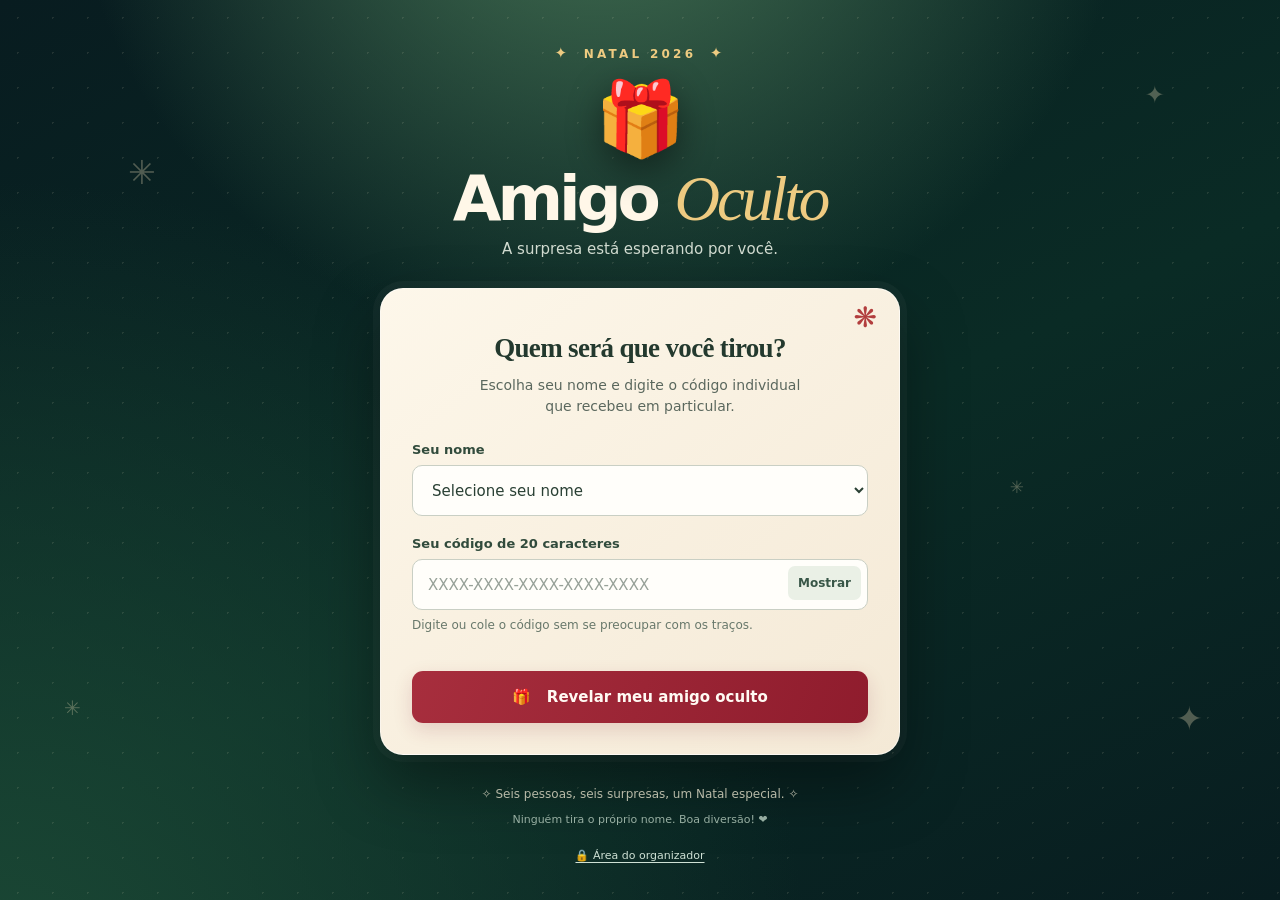
<file: index.html>
<!doctype html>
<html lang="pt-BR">
<head>
  <meta charset="utf-8" />
  <meta name="viewport" content="width=device-width, initial-scale=1" />
  <meta name="theme-color" content="#102e29" />
  <meta name="robots" content="noindex, nofollow" />
  <meta name="description" content="Descubra seu amigo oculto de Natal em segredo." />
  <title>Amigo Oculto de Natal 🎁</title>
  <link rel="icon" href="./favicon.svg" type="image/svg+xml" />
  <link rel="stylesheet" href="./estilo.css" />
  <script src="./app.js" defer></script>
</head>
<body>
  <div class="snow s1" aria-hidden="true">✳</div>
  <div class="snow s2" aria-hidden="true">✦</div>
  <div class="snow s3" aria-hidden="true">✳</div>
  <div class="snow s4" aria-hidden="true">✦</div>
  <div class="snow s5" aria-hidden="true">✳</div>
  <main class="app">
    <header class="headline">
      <span class="eyebrow"><span class="sparkle">✦</span> NATAL 2026 <span class="sparkle">✦</span></span>
      <div class="big-gift" aria-hidden="true">🎁</div>
      <h1>Amigo <em>Oculto</em></h1>
      <p class="subtitle">A surpresa está esperando por você.</p>
    </header>
    <section class="panel" aria-labelledby="panel-title">
      <div class="holly" aria-hidden="true">❋</div>
      <div id="form-view">
        <h2 id="panel-title">Quem será que você tirou?</h2>
        <p class="helper">Escolha seu nome e digite o código individual que recebeu em particular.</p>
        <form id="reveal-form" autocomplete="off">
          <label for="nome">Seu nome</label>
          <div class="control-wrap">
            <select name="nome" id="nome" required>
              <option value="" disabled selected>Selecione seu nome</option>
              <option>Marcela</option>
              <option>Rafaela</option>
              <option>Regina</option>
              <option>Joadeson</option>
              <option>Joel</option>
              <option>José</option>
            </select>
          </div>
          <label for="codigo">Seu código de 20 caracteres</label>
          <div class="control-wrap">
            <input type="password" id="codigo" name="codigo" autocapitalize="characters" spellcheck="false" maxlength="30" minlength="20" placeholder="XXXX-XXXX-XXXX-XXXX-XXXX" required autocomplete="off" />
            <button id="toggle-pin" class="show-pin" type="button" aria-label="Mostrar código" aria-pressed="false">Mostrar</button>
          </div>
          <p class="code-tip">Digite ou cole o código sem se preocupar com os traços.</p>
          <p id="message" class="message" role="status" aria-live="polite"></p>
          <button type="submit" id="reveal-button" class="primary">🎁 &nbsp; Revelar meu amigo oculto</button>
        </form>
      </div>
      <div id="result-view" class="result" hidden>
        <div class="result-icon" aria-hidden="true">🎉</div>
        <div class="result-small">Seu amigo oculto é...</div>
        <div id="chosen-person" class="chosen" aria-live="polite"></div>
        <p class="result-note">Agora é sua missão guardar esse segredo até a troca dos presentes! 🤫</p>
        <button type="button" id="hide-button" class="secondary">🔒 &nbsp; Esconder resultado</button>
      </div>
    </section>
    <footer><span aria-hidden="true">✧</span> Seis pessoas, seis surpresas, um Natal especial. <span aria-hidden="true">✧</span><small>Ninguém tira o próprio nome. Boa diversão! ❤️</small>
      <small><a href="./admin.html" style="display:inline-block;margin-top:11px;color:#cfe1d5;text-decoration:underline;text-underline-offset:3px">🔒 Área do organizador</a></small></footer>
  </main>
</body>
</html>
</file>
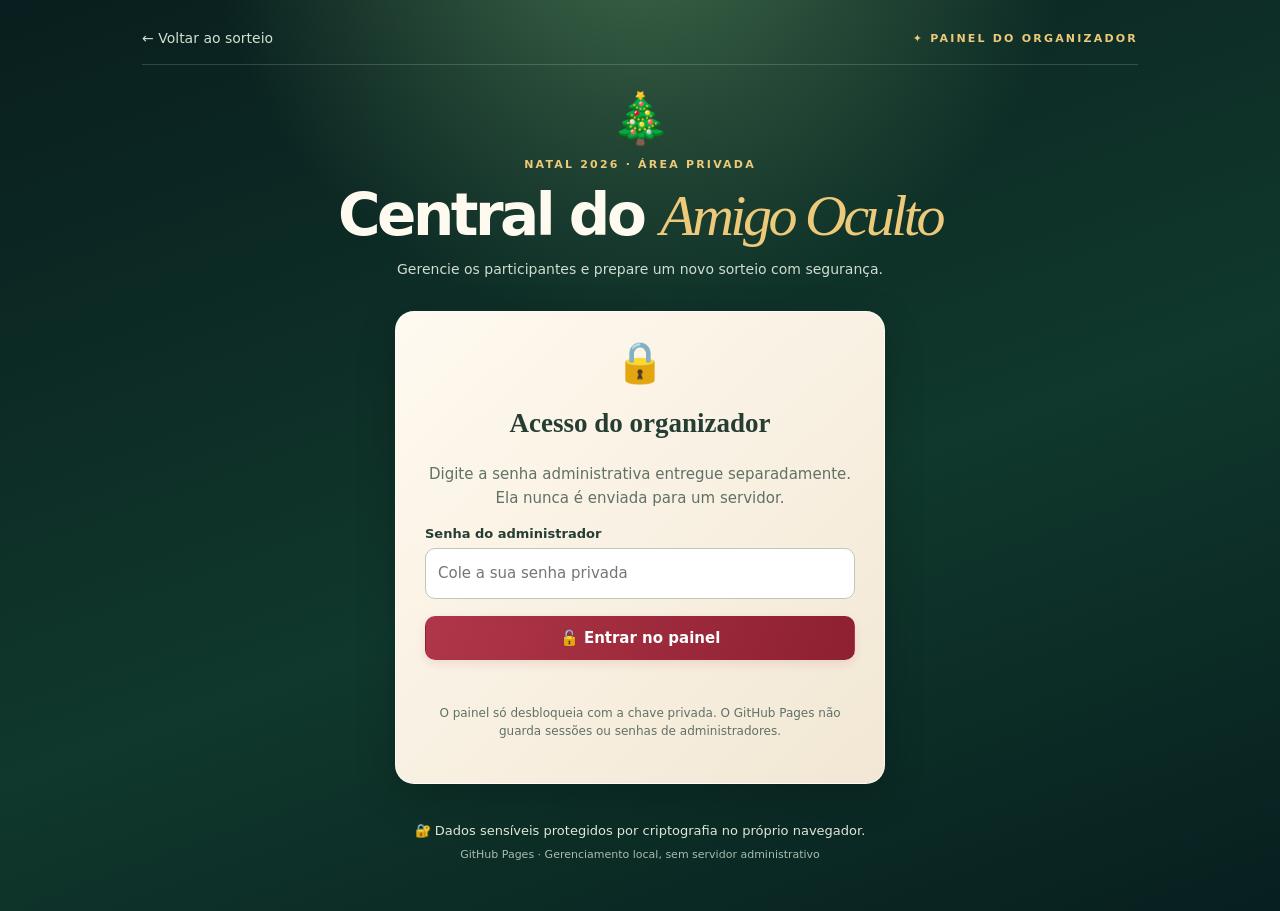
<file: admin.html>
<!doctype html>
<html lang="pt-BR">
<head>
  <meta charset="utf-8">
  <meta name="viewport" content="width=device-width, initial-scale=1">
  <meta name="theme-color" content="#102e29">
  <meta name="robots" content="noindex,nofollow">
  <meta name="description" content="Painel do organizador do Amigo Oculto 2026">
  <title>Administração · Amigo Oculto 2026</title>
  <link rel="icon" href="./favicon.svg" type="image/svg+xml">
  <link rel="stylesheet" href="./admin.css">
  <script src="./admin.js" defer></script>
</head>
<body>
  <main class="admin-wrap">
    <nav class="topnav">
      <a class="back-link" href="./index.html">← Voltar ao sorteio</a>
      <span class="nav-label">✦ PAINEL DO ORGANIZADOR</span>
    </nav>

    <header class="hero">
      <div class="hero-emoji" aria-hidden="true">🎄</div>
      <p class="eyebrow">NATAL 2026 · ÁREA PRIVADA</p>
      <h1>Central do <em>Amigo Oculto</em></h1>
      <p>Gerencie os participantes e prepare um novo sorteio com segurança.</p>
    </header>

    <section class="panel login-card" id="login-view" aria-labelledby="login-title">
      <div class="shield" aria-hidden="true">🔒</div>
      <h2 id="login-title">Acesso do organizador</h2>
      <p class="muted centered">Digite a senha administrativa entregue separadamente. Ela nunca é enviada para um servidor.</p>
      <form id="login-form" autocomplete="off">
        <label for="admin-password">Senha do administrador</label>
        <input id="admin-password" name="admin-password" type="password" spellcheck="false" autocapitalize="off" autocomplete="off" required placeholder="Cole a sua senha privada">
        <button class="button primary" id="login-button" type="submit">🔓 Entrar no painel</button>
      </form>
      <p class="alert" role="status" id="login-message" aria-live="polite"></p>
      <p class="small muted centered">O painel só desbloqueia com a chave privada. O GitHub Pages não guarda sessões ou senhas de administradores.</p>
    </section>

    <div id="dashboard" hidden>
      <div class="dash-bar">
        <div><span class="eyebrow">VISÃO GERAL</span><h2>Seu sorteio</h2></div>
        <button type="button" id="lock-button" class="button outline">🔒 Bloquear painel</button>
      </div>
      <section class="metrics" aria-label="Resumo do sorteio">
        <div class="metric"><strong id="metric-count">6</strong><span>Participantes</span></div>
        <div class="metric"><strong>🔐</strong><span>Resultados criptografados</span></div>
        <div class="metric"><strong>✓</strong><span>Sorteio válido</span></div>
      </section>
      <p class="subtle-note" id="draw-date"></p>

      <section class="panel space">
        <div class="heading-row">
          <div><h2>👥 Participantes</h2><p class="muted">Confira os códigos e resultados somente quando necessário.</p></div>
        </div>
        <div class="toggles">
          <label class="toggle"><input id="show-matches" type="checkbox"> Mostrar quem cada um tirou</label>
          <label class="toggle"><input id="show-codes" type="checkbox"> Mostrar códigos individuais</label>
        </div>
        <div class="table-scroll">
          <table aria-label="Participantes do amigo oculto">
            <thead><tr><th>Participante</th><th>Sorteado</th><th>Código</th><th>Ação</th></tr></thead>
            <tbody id="participant-rows"></tbody>
          </table>
        </div>
        <div class="button-line"><button type="button" id="download-codes" class="button minor">⬇ Baixar códigos do sorteio atual</button><button type="button" id="download-backup" class="button minor">⬇ Backup criptografado atual</button></div>
        <p class="small muted">Nunca compartilhe a lista completa de códigos no grupo. Envie cada código individualmente.</p>
      </section>

      <section class="panel space">
        <h2>🧹 Reiniciar testes</h2>
        <p class="muted">O site não registra quem abriu o resultado. Fechar a revelação e atualizar a página já reinicia o teste em qualquer dispositivo.</p>
        <button type="button" id="clear-tests" class="button minor">Limpar teste neste navegador</button>
        <p id="test-message" class="success-msg" role="status" aria-live="polite"></p>
      </section>

      <section class="panel space">
        <h2>🎲 Refazer o sorteio</h2>
        <p class="muted">Gere novas combinações e novos códigos, sem que ninguém tire o próprio nome. O sorteio atual continua funcionando até você publicar o novo arquivo no GitHub.</p>
        <div class="warning">⚠️ Após a publicação do novo sorteio, <strong>todos os códigos antigos serão invalidados</strong>. Avise os participantes e envie os novos códigos individualmente.</div>
        <button type="button" id="redraw-button" class="button primary">🎁 Preparar novo sorteio</button>

        <div id="draft-panel" class="draft" hidden>
          <div class="draft-header"><div><h3>✅ Novo sorteio preparado</h3><p class="muted">Ainda NÃO foi publicado. Siga as etapas abaixo, nesta ordem.</p></div></div>
          <div class="publish-steps">
            <div class="step"><span>1</span><div><strong>Guarde os novos códigos</strong><p>Baixe a lista privada antes de publicar.</p><button type="button" class="button minor" id="download-new-codes">⬇ Baixar novos códigos</button></div></div>
            <div class="step"><span>2</span><div><strong>Copie o arquivo criptografado</strong><p>Este conteúdo pode ser publicado. Não contém senhas ou resultados legíveis.</p><div class="button-line"><button type="button" class="button minor" id="copy-json">📋 Copiar JSON</button><button type="button" class="button minor" id="download-json">⬇ Baixar JSON</button></div></div></div>
            <div class="step"><span>3</span><div><strong>Publique no GitHub</strong><p>Abra o editor, substitua todo o conteúdo de <code>sorteio-criptografado.json</code> pelo JSON copiado e confirme o commit na branch main.</p><a class="button outline external" href="https://github.com/sitecmpv-infotec/amigo-oculto-2026/edit/main/sorteio-criptografado.json" target="_blank" rel="noopener noreferrer">Abrir editor do GitHub ↗</a></div></div>
          </div>
          <button type="button" id="discard-draft" class="button danger-lite">Descartar rascunho</button>
          <p class="small muted">A troca não acontece automaticamente. É necessário confirmar a alteração no GitHub.</p>
        </div>
        <p id="redraw-message" class="alert" role="status" aria-live="polite"></p>
      </section>
    </div>

    <footer>🔐 Dados sensíveis protegidos por criptografia no próprio navegador.<br>
      <small>GitHub Pages · Gerenciamento local, sem servidor administrativo</small>
    </footer>
  </main>
</body>
</html>
</file>
<file: estilo.css>
:root{color-scheme:dark;--deep:#09251f;--deep2:#173c33;--cream:#fff7e8;--gold:#eecb81;--red:#aa2938;--muted:#bbd0c5}
*{box-sizing:border-box}
body{margin:0;min-height:100vh;font-family:ui-sans-serif,system-ui,-apple-system,"Segoe UI",sans-serif;color:var(--cream);background:radial-gradient(circle at 47% -20%,#4a7958 0,transparent 42%),radial-gradient(circle at 0% 110%,#1b4835,transparent 50%),linear-gradient(154deg,#081c20 0%,#0a2b25 55%,#081d20 100%);overflow-x:hidden}
body:before{content:"";position:fixed;inset:0;pointer-events:none;opacity:.11;background-image:radial-gradient(#f9eacc 1px,transparent 1px);background-size:35px 35px}
.app{position:relative;max-width:560px;margin:auto;padding:43px 20px 35px}
.headline{text-align:center}
.eyebrow{color:var(--gold);letter-spacing:.27em;font-weight:700;font-size:12px}.sparkle{font-size:15px;padding:0 6px}
.big-gift{margin:20px auto 0;line-height:1;font-size:73px;filter:drop-shadow(0 11px 18px #0007);animation:float 5s ease-in-out infinite}
h1{font-size:clamp(41px,9vw,63px);font-weight:850;letter-spacing:-.065em;line-height:1.1;margin:9px 0 6px}h1 em{font-family:Georgia,serif;color:var(--gold);font-weight:500;letter-spacing:-.05em}
.subtitle{font-size:15px;color:#d2dcd1;margin:6px 0 30px}
.panel{position:relative;background:linear-gradient(141deg,#fdf7ea,#f4e9d6);color:#23392e;border-radius:23px;padding:35px 31px 31px;border:1px solid #fff8;box-shadow:0 28px 65px #0006,0 0 0 7px #ffffff09}
.holly{position:absolute;right:22px;top:12px;font-size:28px;color:#b23e3e}
h2{font-family:Georgia,serif;font-size:27px;line-height:1.2;font-weight:700;letter-spacing:-.025em;text-align:center;margin:8px auto 10px;max-width:340px}.helper{text-align:center;font-size:14px;line-height:1.55;color:#5b685e;margin:0 auto 24px;max-width:340px}
label{display:block;font-size:13px;font-weight:750;color:#314b3c;margin:20px 0 8px}
.control-wrap{position:relative}input,select{width:100%;height:51px;border:1px solid #c9cfc4;background:#fffefa;color:#2a4034;border-radius:10px;padding:0 15px;font:inherit;font-size:15px;outline:none;appearance:auto}input:focus,select:focus{border-color:#7a977c;box-shadow:0 0 0 3px #7da07c39}input{padding-right:90px;letter-spacing:.13em}input::placeholder{color:#97a198;letter-spacing:0}.show-pin{position:absolute;right:7px;top:7px;border:none;border-radius:7px;background:#eaf0e6;color:#385647;padding:10px;font-size:12px;font-weight:700;cursor:pointer}
button{font:inherit;cursor:pointer}.primary,.secondary{display:block;width:100%;border:0;border-radius:11px;font-size:15px;font-weight:760;padding:16px 8px;min-height:52px}.primary{color:#fffaf3;background:linear-gradient(110deg,#a72e3d,#8f1c2d);box-shadow:0 7px 19px #851c3129}.primary:hover{filter:brightness(1.09)}.primary:disabled{opacity:.65;cursor:wait}.secondary{color:#f9f4e7;background:#17483d}.message{min-height:17px;color:#9a2437;font-size:12px;line-height:1.4;margin:10px 0}.result{text-align:center;padding:10px 0}.result-icon{font-size:55px;margin-bottom:17px}.result-small{color:#55695a;font-size:16px}.chosen{font-family:Georgia,serif;font-weight:700;font-size:48px;color:#a22a3a;margin:6px 0 16px;overflow-wrap:anywhere}.result-note{color:#4f5f51;font-size:14px;line-height:1.6;margin-bottom:25px}
footer{text-align:center;font-size:12px;color:#d7d9c4;margin-top:30px;line-height:1.6}footer small{display:block;font-size:11px;color:#9fb7aa;margin-top:7px}
.snow{position:fixed;z-index:0;color:#f8e6c0;opacity:.3;animation:drift 8s ease-in-out infinite;pointer-events:none}.s1{left:10%;top:17%;font-size:33px}.s2{right:9%;top:9%;font-size:24px;animation-delay:-2s}.s3{left:5%;bottom:20%;font-size:20px;animation-delay:-3s}.s4{right:6%;bottom:18%;font-size:33px;animation-delay:-5s}.s5{right:20%;top:53%;font-size:17px;animation-delay:-6s}
[hidden]{display:none!important}@keyframes float{50%{transform:translateY(-7px) rotate(2deg)}}@keyframes drift{50%{transform:translateY(12px) rotate(25deg)}}
@media(max-width:450px){.app{padding:32px 16px}.panel{padding:28px 22px 26px}.subtitle{margin-bottom:27px}h2{font-size:25px}.big-gift{font-size:65px}}
@media(prefers-reduced-motion:reduce){*{animation:none!important}}

.code-tip{font-size:12px;color:#68786b;margin:7px 0 0;line-height:1.4}
input#codigo{letter-spacing:.035em;font-size:15px}
</file>
<file: admin.css>
:root{color-scheme:dark;--pine:#0b2823;--cream:#fffaef;--gold:#edc97a;--red:#a12b3b;--muted:#64776b;--ink:#263d33}
*{box-sizing:border-box}html{scroll-behavior:smooth}body{margin:0;min-height:100vh;background:radial-gradient(circle at 50% -12%,#426c4b,transparent 36%),linear-gradient(160deg,#091e1e,#10382c 57%,#071f1f);color:var(--cream);font-family:ui-sans-serif,system-ui,-apple-system,Segoe UI,sans-serif;font-size:15px}
button,input{font:inherit}button{cursor:pointer}button:disabled{cursor:wait;opacity:.64}a{color:inherit}
.admin-wrap{max-width:1040px;margin:0 auto;padding:30px 22px 46px}
.topnav,.dash-bar,.heading-row,.draft-header{display:flex;justify-content:space-between;align-items:center;gap:14px;flex-wrap:wrap}
.topnav{border-bottom:1px solid #ffffff29;padding-bottom:18px}.back-link{text-decoration:none;color:#d0e0d0;font-size:14px}.back-link:hover{text-decoration:underline}.nav-label,.eyebrow{font-size:11px;letter-spacing:.20em;color:var(--gold);font-weight:760}
.hero{text-align:center;margin:25px auto 34px}.hero-emoji{font-size:49px;margin:7px auto}.hero h1{font-size:clamp(36px,6vw,58px);letter-spacing:-.06em;line-height:1.15;margin:9px 0 11px;font-weight:850}.hero h1 em{font-family:Georgia,serif;font-weight:500;color:var(--gold)}.hero>p:last-child{color:#d1ddd2;margin:0;font-size:14px}
.panel{background:linear-gradient(137deg,#fffaf0,#f2e7d4);border:1px solid #ffffffb6;color:var(--ink);box-shadow:0 14px 40px #0003;border-radius:19px;padding:27px 29px}
.login-card{max-width:490px;margin:0 auto;text-align:left}.shield{text-align:center;font-size:40px}.login-card h2{text-align:center;font-family:Georgia,serif;font-size:27px}.centered{text-align:center}.muted{color:#607166;line-height:1.6;margin:7px 0 16px}.small{font-size:12px;line-height:1.5}
label:not(.toggle){font-size:13px;font-weight:750;display:block;margin:15px 0 7px}.login-card input{width:100%;border:1px solid #bac9b9;background:#fff;border-radius:10px;height:51px;padding:0 12px;color:#213e2f;outline:none}.login-card input:focus{border-color:#759779;box-shadow:0 0 0 3px #7fa58f33}
.button{border:1px solid transparent;display:inline-flex;gap:8px;align-items:center;justify-content:center;padding:12px 16px;border-radius:10px;font-weight:740;text-decoration:none;min-height:43px;line-height:1.2;text-align:center}
.primary{background:linear-gradient(110deg,#b03649,#8d2031);color:white;box-shadow:0 4px 10px #9c27311c}.primary:hover{filter:brightness(1.06)}.login-card .primary{width:100%;margin-top:17px}.outline{border-color:#c1d1bc;color:#184337;background:#fffdf4}.minor{background:#e1ebdf;color:#214639}.danger-lite{background:#f1e0dc;color:#8b2e2d}
.alert{font-size:13px;color:#ad3030;min-height:18px}.success-msg{color:#277046;font-size:13px;min-height:17px}
#dashboard{display:grid;gap:18px}.dash-bar{margin-top:12px}.dash-bar h2{margin:4px 0 0;color:var(--cream);font-size:30px;letter-spacing:-.03em}
.metrics{display:grid;grid-template-columns:repeat(3,minmax(0,1fr));gap:15px}.metric{background:#ffffff0d;border:1px solid #ffffff27;border-radius:14px;padding:18px;min-height:96px;display:flex;gap:9px;flex-direction:column}.metric strong{font-size:31px;color:var(--gold);line-height:1}.metric span{color:#e5eae0;font-size:13px}
.subtle-note{font-size:12px;color:#c7d3c5;margin:-10px 3px 0}.space h2{font-family:Georgia,serif;margin:0 0 7px;font-size:26px}.space p{max-width:750px}
.toggles{display:flex;gap:13px 25px;flex-wrap:wrap;margin:17px 0 19px;padding:14px;background:#e4ecdf;border-radius:10px}.toggle{font-size:13px;font-weight:650;display:flex;align-items:center;gap:8px;cursor:pointer}.toggle input{accent-color:#1d6a50;width:16px;height:16px}
.table-scroll{overflow-x:auto;border-radius:12px;border:1px solid #d9dfd4;margin:12px 0 18px}table{width:100%;border-collapse:collapse;font-size:13px;white-space:nowrap}thead{background:#e5e9df}th{text-align:left;color:#46604a;font-size:11px;letter-spacing:.06em;text-transform:uppercase;padding:14px 11px}td{border-top:1px solid #e1e7db;padding:13px 11px;vertical-align:middle;color:#213c30}td code{font-size:12px;color:#39563e}td .button{padding:7px 10px;min-height:32px;font-size:12px}.muted-cell{color:#8c988d;font-style:italic}
.warning{background:#fff1d9;border:1px solid #e3c18d;color:#735122;padding:14px 16px;border-radius:10px;font-size:13px;line-height:1.55;margin:13px 0 17px}
.draft{margin-top:22px;padding:21px;background:#f5f5e8;border-radius:14px;border:1px solid #bacfb4}.draft h3{font-size:20px;color:#216447;margin:0}.publish-steps{display:grid;gap:14px;margin:17px 0}.step{display:flex;align-items:flex-start;gap:12px;background:white;border:1px solid #e3e7dd;padding:17px 15px;border-radius:11px}.step>span{display:flex;align-items:center;justify-content:center;flex:0 0 26px;width:26px;height:26px;border-radius:50%;background:#174a37;color:white;font-weight:780}.step strong{color:#2b4433;font-size:14px}.step p{font-size:13px;color:#66776b;margin:7px 0 11px}.button-line{display:flex;gap:10px;flex-wrap:wrap}.external{background:#f2f6ed}.step code{white-space:normal;overflow-wrap:anywhere;font-size:12px}
footer{text-align:center;color:#e0e6d7;font-size:13px;margin:35px 0 0;line-height:1.8}footer small{color:#a8bcb0;font-size:11px}
[hidden]{display:none!important}
@media(max-width:640px){.admin-wrap{padding:19px 14px 32px}.panel{padding:21px 17px}.metrics{grid-template-columns:repeat(3,1fr);gap:8px}.metric{padding:12px;min-height:92px}.metric strong{font-size:25px}.metric span{font-size:11px}.nav-label{font-size:9px}.hero{margin:20px auto 29px}.hero h1{font-size:38px}.space h2{font-size:24px}.step{padding:14px 12px}.step .button{width:100%}.button-line{width:100%}.button-line .button{flex:1}.dash-bar h2{font-size:26px}}
@media(max-width:380px){.metrics{grid-template-columns:1fr}.metric{min-height:auto;flex-direction:row;align-items:center;gap:15px}.metric strong{font-size:25px}}
</file>
